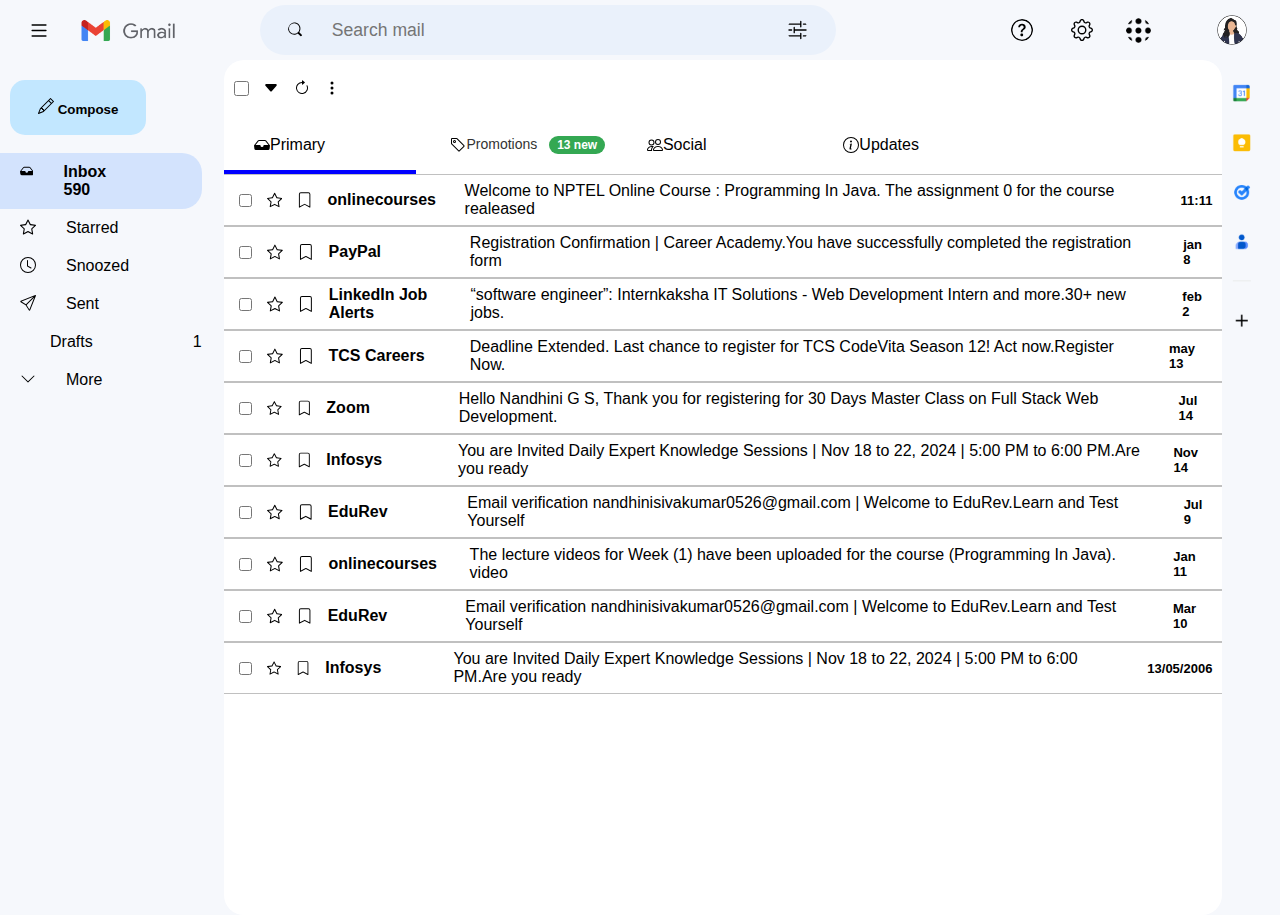
<file: index.html>
<!DOCTYPE html>
<html lang="en">

<head>
    <meta charset="UTF-8">
    <meta name="viewport" content="width=device-width, initial-scale=1.0">
    <title>G-Mail</title>
    <link rel="stylesheet" href="style.css">
</head>

<body>
    <nav>
        <svg xmlns="http://www.w3.org/2000/svg" width="35" height="35" fill="currentColor" class="bi bi-list"
            viewBox="0 0 16 16" data-bs-toggle="tooltip" data-bs-placement="top" title="Main menu">
            <path fill-rule="evenodd"78
                d="M2.5 12a.5.5 0 0 1 .5-.5h10a.5.5 0 0 1 0 1H3a.5.5 0 0 1-.5-.5m0-4a.5.5 0 0 1 .5-.5h10a.5.5 0 0 1 0 1H3a.5.5 0 0 1-.5-.5m0-4a.5.5 0 0 1 .5-.5h10a.5.5 0 0 1 0 1H3a.5.5 0 0 1-.5-.5" />
        </svg>
        <img src="./gmailyyy.png" alt="logo" class="mail">
        <div>
            <svg xmlns="http://www.w3.org/2000/svg" width="16" height="16" fill="currentColor" class="bi bi-search"
                viewBox="0 0 16 16" data-bs-toggle="tooltip" data-bs-placement="top" title="Search">
                <path
                    d="M11.742 10.344a6.5 6.5 0 1 0-1.397 1.398h-.001q.044.06.098.115l3.85 3.85a1 1 0 0 0 1.415-1.414l-3.85-3.85a1 1 0 0 0-.115-.1zM12 6.5a5.5 5.5 0 1 1-11 0 5.5 5.5 0 0 1 11 0" />
            </svg>
            <input type="text" placeholder="Search mail">
            <svg class="slider" xmlns="http://www.w3.org/2000/svg" width="22" height="22" fill="currentColor"
                \class="bi bi-sliders2" viewBox="0 0 16 16" data-bs-toggle="tooltip" data-bs-placement="top"
                title="Show Search options">
                <path fill-rule="evenodd"
                    d="M10.5 1a.5.5 0 0 1 .5.5v4a.5.5 0 0 1-1 0V4H1.5a.5.5 0 0 1 0-1H10V1.5a.5.5 0 0 1 .5-.5M12 3.5a.5.5 0 0 1 .5-.5h2a.5.5 0 0 1 0 1h-2a.5.5 0 0 1-.5-.5m-6.5 2A.5.5 0 0 1 6 6v1.5h8.5a.5.5 0 0 1 0 1H6V10a.5.5 0 0 1-1 0V6a.5.5 0 0 1 .5-.5M1 8a.5.5 0 0 1 .5-.5h2a.5.5 0 0 1 0 1h-2A.5.5 0 0 1 1 8m9.5 2a.5.5 0 0 1 .5.5v4a.5.5 0 0 1-1 0V13H1.5a.5.5 0 0 1 0-1H10v-1.5a.5.5 0 0 1 .5-.5m1.5 2.5a.5.5 0 0 1 .5-.5h2a.5.5 0 0 1 0 1h-2a.5.5 0 0 1-.5-.5" />
            </svg>
        </div>

        <div class="nav3">
            <svg class="nav-svg" style="margin: 30px;" xmlns="http://www.w3.org/2000/svg" width="22" height="22"
                fill="currentColor" viewBox="0 0 16 16" data-bs-toggle="tooltip" data-bs-placement="top" title="Support"
                id="id" class="id">
                <path d="M8 15A7 7 0 1 1 8 1a7 7 0 0 1 0 14m0 1A8 8 0 1 0 8 0a8 8 0 0 0 0 16" />
                <path
                    d="M5.255 5.786a.237.237 0 0 0 .241.247h.825c.138 0 .248-.113.266-.25.09-.656.54-1.134 1.342-1.134.686 0 1.314.343 1.314 1.168 0 .635-.374.927-.965 1.371-.673.489-1.206 1.06-1.168 1.987l.003.217a.25.25 0 0 0 .25.246h.811a.25.25 0 0 0 .25-.25v-.105c0-.718.273-.927 1.01-1.486.609-.463 1.244-.977 1.244-2.056 0-1.511-1.276-2.241-2.673-2.241-1.267 0-2.655.59-2.75 2.286m1.557 5.763c0 .533.425.927 1.01.927.609 0 1.028-.394 1.028-.927 0-.552-.42-.94-1.029-.94-.584 0-1.009.388-1.009.94" />
            </svg>
            <svg xmlns="http://www.w3.org/2000/svg" width="22" height="22" fill="currentColor" class="bi bi-gear"
                viewBox="0 0 16 16" data-bs-toggle="tooltip" data-bs-placement="top" title="Settings" id="set"
                class="set">
                <path
                    d="M8 4.754a3.246 3.246 0 1 0 0 6.492 3.246 3.246 0 0 0 0-6.492M5.754 8a2.246 2.246 0 1 1 4.492 0 2.246 2.246 0 0 1-4.492 0" />
                <path
                    d="M9.796 1.343c-.527-1.79-3.065-1.79-3.592 0l-.094.319a.873.873 0 0 1-1.255.52l-.292-.16c-1.64-.892-3.433.902-2.54 2.541l.159.292a.873.873 0 0 1-.52 1.255l-.319.094c-1.79.527-1.79 3.065 0 3.592l.319.094a.873.873 0 0 1 .52 1.255l-.16.292c-.892 1.64.901 3.434 2.541 2.54l.292-.159a.873.873 0 0 1 1.255.52l.094.319c.527 1.79 3.065 1.79 3.592 0l.094-.319a.873.873 0 0 1 1.255-.52l.292.16c1.64.893 3.434-.902 2.54-2.541l-.159-.292a.873.873 0 0 1 .52-1.255l.319-.094c1.79-.527 1.79-3.065 0-3.592l-.319-.094a.873.873 0 0 1-.52-1.255l.16-.292c.893-1.64-.902-3.433-2.541-2.54l-.292.159a.873.873 0 0 1-1.255-.52zm-2.633.283c.246-.835 1.428-.835 1.674 0l.094.319a1.873 1.873 0 0 0 2.693 1.115l.291-.16c.764-.415 1.6.42 1.184 1.185l-.159.292a1.873 1.873 0 0 0 1.116 2.692l.318.094c.835.246.835 1.428 0 1.674l-.319.094a1.873 1.873 0 0 0-1.115 2.693l.16.291c.415.764-.42 1.6-1.185 1.184l-.291-.159a1.873 1.873 0 0 0-2.693 1.116l-.094.318c-.246.835-1.428.835-1.674 0l-.094-.319a1.873 1.873 0 0 0-2.692-1.115l-.292.16c-.764.415-1.6-.42-1.184-1.185l.159-.291A1.873 1.873 0 0 0 1.945 8.93l-.319-.094c-.835-.246-.835-1.428 0-1.674l.319-.094A1.873 1.873 0 0 0 3.06 4.377l-.16-.292c-.415-.764.42-1.6 1.185-1.184l.292.159a1.873 1.873 0 0 0 2.692-1.115z" />
            </svg>

            <img src="./gridmenu.png" alt="Grid Menu" class="gridmenu" data-bs-toggle="tooltip" data-bs-placement="top"
                title="Google apps">
            <img src="./profile.webp" alt="Profile" class="profile" data-bs-toggle="tooltip" data-bs-placement="top"
                title="Profile">


        </div>
    </nav>
    <div class="menu" id="result">
        <ul>
            <li>Help</li>
            <li>Training</li>
            <li>Updates</li>
            <hr />
            <li>Send feedback to Google</li>
        </ul>
    </div>

    <div class="read" id="read">
        <div class="menu-item">
            <svg xmlns="http://www.w3.org/2000/svg" width="16" height="16" fill="currentColor"
                class="bi bi-envelope-open" viewBox="0 0 16 16">
                <path
                    d="M8.47 1.318a1 1 0 0 0-.94 0l-6 3.2A1 1 0 0 0 1 5.4v.817l5.75 3.45L8 8.917l1.25.75L15 6.217V5.4a1 1 0 0 0-.53-.882zM15 7.383l-4.778 2.867L15 13.117zm-.035 6.88L8 10.082l-6.965 4.18A1 1 0 0 0 2 15h12a1 1 0 0 0 .965-.738ZM1 13.116l4.778-2.867L1 7.383v5.734ZM7.059.435a2 2 0 0 1 1.882 0l6 3.2A2 2 0 0 1 16 5.4V14a2 2 0 0 1-2 2H2a2 2 0 0 1-2-2V5.4a2 2 0 0 1 1.059-1.765z" />
            </svg>Mark all as read
        </div>
        <div class="menu-item">Select messages to see more actions</div>
    </div>

    <!-- Quick Settings Panel -->
    <div id="quick-settings" class="quick-settings hidden">
        <div class="panel-header">
            <h5>Quick settings</h5>
            <div id="close-settings" class="close">✖</div>
        </div>
        <button class="see-all">See all settings</button>

        <div class="section">
            <h3>Apps in Gmail</h3>
            <div class="option">
                <span>Chat and Meet</span>
                <a href="#" class="customize">Customize</a>
            </div>
        </div>

        <div class="section">
            <h3>Density</h3>
            <label>
                <input type="radio" name="density" checked>
                Default
            </label>
            <label>
                <input type="radio" name="density">
                Comfortable
            </label>
            <label>
                <input type="radio" name="density">
                Compact
            </label>
        </div>

        <div class="section">
            <h3>Theme</h3>
            <div class="theme-box"></div>
            <a href="#" class="view-all">View all</a>
        </div>

        <div class="section">
            <h3>Inbox type</h3>
            <label>
                <input type="radio" name="inbox" checked>
                Default
            </label>
            <a href="#" class="customize">Customize</a>
            <label>
                <input type="radio" name="inbox">
                Important first
            </label>
            <label>
                <input type="radio" name="inbox">
                Unread first
            </label>
            <label>
                <input type="radio" name="inbox">
                Starred first
            </label>
            <label>
                <input type="radio" name="inbox">
                Priority Inbox
            </label>
            <a href="#" class="customize">Customize</a>
            <label>
                <input type="radio" name="inbox">
                Multiple Inboxes
            </label>
            <a href="#" class="customize">Customize</a>
        </div>

    </div>

    </div>
    <main>
        <div id="left-sidebar">
            <button>
                <svg xmlns="http://www.w3.org/2000/svg" width="16" height="16" fill="currentColor" class="bi bi-pencil"
                    viewBox="0 0 16 16">
                    <path
                        d="M12.146.146a.5.5 0 0 1 .708 0l3 3a.5.5 0 0 1 0 .708l-10 10a.5.5 0 0 1-.168.11l-5 2a.5.5 0 0 1-.65-.65l2-5a.5.5 0 0 1 .11-.168zM11.207 2.5 13.5 4.793 14.793 3.5 12.5 1.207zm1.586 3L10.5 3.207 4 9.707V10h.5a.5.5 0 0 1 .5.5v.5h.5a.5.5 0 0 1 .5.5v.5h.293zm-9.761 5.175-.106.106-1.528 3.821 3.821-1.528.106-.106A.5.5 0 0 1 5 12.5V12h-.5a.5.5 0 0 1-.5-.5V11h-.5a.5.5 0 0 1-.468-.325" />
                </svg> <b>Compose</b>
            </button>
            <br><br>

            <div class="tab" style="background: #D3E3FD;">
                <svg xmlns="http://www.w3.org/2000/svg" width="16" height="16" fill="currentColor"
                    class="bi bi-inbox-fill" viewBox="0 0 16 16">
                    <path
                        d="M4.98 4a.5.5 0 0 0-.39.188L1.54 8H6a.5.5 0 0 1 .5.5 1.5 1.5 0 1 0 3 0A.5.5 0 0 1 10 8h4.46l-3.05-3.812A.5.5 0 0 0 11.02 4zm-1.17-.437A1.5 1.5 0 0 1 4.98 3h6.04a1.5 1.5 0 0 1 1.17.563l3.7 4.625a.5.5 0 0 1 .106.374l-.39 3.124A1.5 1.5 0 0 1 14.117 13H1.883a1.5 1.5 0 0 1-1.489-1.314l-.39-3.124a.5.5 0 0 1 .106-.374z" />
                </svg>
                <p><b>Inbox</b>
                    <span style="display:inline-block; width:90px;"></span><b>590</b>
                </p>


            </div>

            <div class="tab">
                <svg xmlns="http://www.w3.org/2000/svg" width="16" height="16" fill="currentColor" class="bi bi-star"
                    viewBox="0 0 16 16">
                    <path
                        d="M2.866 14.85c-.078.444.36.791.746.593l4.39-2.256 4.389 2.256c.386.198.824-.149.746-.592l-.83-4.73 3.522-3.356c.33-.314.16-.888-.282-.95l-4.898-.696L8.465.792a.513.513 0 0 0-.927 0L5.354 5.12l-4.898.696c-.441.062-.612.636-.283.95l3.523 3.356-.83 4.73zm4.905-2.767-3.686 1.894.694-3.957a.56.56 0 0 0-.163-.505L1.71 6.745l4.052-.576a.53.53 0 0 0 .393-.288L8 2.223l1.847 3.658a.53.53 0 0 0 .393.288l4.052.575-2.906 2.77a.56.56 0 0 0-.163.506l.694 3.957-3.686-1.894a.5.5 0 0 0-.461 0z" />
                </svg>
                <p>Starred</p>
            </div>

            <div class="tab">
                <svg xmlns="http://www.w3.org/2000/svg" width="16" height="16" fill="currentColor" class="bi bi-clock"
                    viewBox="0 0 16 16">
                    <path d="M8 3.5a.5.5 0 0 0-1 0V9a.5.5 0 0 0 .252.434l3.5 2a.5.5 0 0 0 .496-.868L8 8.71z" />
                    <path d="M8 16A8 8 0 1 0 8 0a8 8 0 0 0 0 16m7-8A7 7 0 1 1 1 8a7 7 0 0 1 14 0" />
                </svg>
                <p>Snoozed</p>
            </div>

            <div class="tab">
                <svg xmlns="http://www.w3.org/2000/svg" width="16" height="16" fill="currentColor" class="bi bi-send"
                    viewBox="0 0 16 16">
                    <path
                        d="M15.854.146a.5.5 0 0 1 .11.54l-5.819 14.547a.75.75 0 0 1-1.329.124l-3.178-4.995L.643 7.184a.75.75 0 0 1 .124-1.33L15.314.037a.5.5 0 0 1 .54.11ZM6.636 10.07l2.761 4.338L14.13 2.576zm6.787-8.201L1.591 6.602l4.339 2.76z" />
                </svg>
                <p>Sent</p>
            </div>

            <div class="tab">
                <svg xmlns="http://www.w3.org/2000/svg" width="16" height="16" fill="currentColor"
                    class="bi bi-file-earmark" viewBox="0 0 16 16">
                    <path
                        d="M14 4.5V14a2 2 0 0 1-2 2H4a2 2 0 0 1-2-2V2a2 2 0 0 1 2-2h5.5zm-3 0A1.5 1.5 0 0 1 9.5 3V1H4a1 1 0 0 0-1 1v12a1 1 0 0 0 1 1h8a1 1 0 0 0 1-1V4.5z" />
                </svg>
                <p>Drafts<span style="margin-left: 100px;"></span>1</p>

            </div>

            <div class="tab">
                <svg xmlns="http://www.w3.org/2000/svg" width="16" height="16" fill="currentColor"
                    class="bi bi-chevron-down" viewBox="0 0 16 16">
                    <path fill-rule="evenodd"
                        d="M1.646 4.646a.5.5 0 0 1 .708 0L8 10.293l5.646-5.647a.5.5 0 0 1 .708.708l-6 6a.5.5 0 0 1-.708 0l-6-6a.5.5 0 0 1 0-.708" />
                </svg>
                <p>More</p>
            </div>
        </div>
        <div id="window">
            <div id="window-top">
                <input type="checkbox" id="check" class="check">
                <svg xmlns="http://www.w3.org/2000/svg" width="16" height="16" fill="currentColor"
                    class="bi bi-caret-down-fill" viewBox="0 0 16 16" id="id1" class="id1">
                    <path
                        d="M7.247 11.14 2.451 5.658C1.885 5.013 2.345 4 3.204 4h9.592a1 1 0 0 1 .753 1.659l-4.796 5.48a1 1 0 0 1-1.506 0z" />
                </svg>
                <svg xmlns="http://www.w3.org/2000/svg" width="16" height="16" fill="currentColor"
                    class="bi bi-arrow-clockwise" viewBox="0 0 16 16">
                    <path fill-rule="evenodd" d="M8 3a5 5 0 1 0 4.546 2.914.5.5 0 0 1 .908-.417A6 6 0 1 1 8 2z" />
                    <path
                        d="M8 4.466V.534a.25.25 0 0 1 .41-.192l2.36 1.966c.12.1.12.284 0 .384L8.41 4.658A.25.25 0 0 1 8 4.466" />
                </svg>
                <svg xmlns="http://www.w3.org/2000/svg" width="16" height="16" fill="currentColor"
                    class="bi bi-three-dots-vertical" viewBox="0 0 16 16" id="dot" class="dot">
                    <path
                        d="M9.5 13a1.5 1.5 0 1 1-3 0 1.5 1.5 0 0 1 3 0m0-5a1.5 1.5 0 1 1-3 0 1.5 1.5 0 0 1 3 0m0-5a1.5 1.5 0 1 1-3 0 1.5 1.5 0 0 1 3 0" />
                </svg>
            </div>

            <div class="box1" id="result1" style="padding-left: 50px;">
                <p>All</p>
                <p>None</p>
                <p>Read</p>
                <p>Unread</p>
                <p>Starred</p>
                <p>Unstarred</p>
            </div>
            <div class="nav-tab" style="border-bottom: solid rgb(0, 0, 255) 4px;"><svg
                    xmlns="http://www.w3.org/2000/svg" width="16" height="16" fill="currentColor"
                    class="bi bi-inbox-fill" viewBox="0 0 16 16">
                    <path
                        d="M4.98 4a.5.5 0 0 0-.39.188L1.54 8H6a.5.5 0 0 1 .5.5 1.5 1.5 0 1 0 3 0A.5.5 0 0 1 10 8h4.46l-3.05-3.812A.5.5 0 0 0 11.02 4zm-1.17-.437A1.5 1.5 0 0 1 4.98 3h6.04a1.5 1.5 0 0 1 1.17.563l3.7 4.625a.5.5 0 0 1 .106.374l-.39 3.124A1.5 1.5 0 0 1 14.117 13H1.883a1.5 1.5 0 0 1-1.489-1.314l-.39-3.124a.5.5 0 0 1 .106-.374z" />
                </svg>Primary</div>
            <div class="nav-tab"><svg xmlns="http://www.w3.org/2000/svg" width="16" height="16" fill="currentColor"
                    class="bi bi-tag" viewBox="0 0 16 16">
                    <path d="M6 4.5a1.5 1.5 0 1 1-3 0 1.5 1.5 0 0 1 3 0m-1 0a.5.5 0 1 0-1 0 .5.5 0 0 0 1 0" />
                    <path
                        d="M2 1h4.586a1 1 0 0 1 .707.293l7 7a1 1 0 0 1 0 1.414l-4.586 4.586a1 1 0 0 1-1.414 0l-7-7A1 1 0 0 1 1 6.586V2a1 1 0 0 1 1-1m0 5.586 7 7L13.586 9l-7-7H2z" />
                </svg><div class="label">
                    Promotions 
                    <span class="green-badge">13 new</span>
                  </div>
                  </div>
            <div class="nav-tab"><svg xmlns="http://www.w3.org/2000/svg" width="16" height="16" fill="currentColor"
                    class="bi bi-people" viewBox="0 0 16 16">
                    <path
                        d="M15 14s1 0 1-1-1-4-5-4-5 3-5 4 1 1 1 1zm-7.978-1L7 12.996c.001-.264.167-1.03.76-1.72C8.312 10.629 9.282 10 11 10c1.717 0 2.687.63 3.24 1.276.593.69.758 1.457.76 1.72l-.008.002-.014.002zM11 7a2 2 0 1 0 0-4 2 2 0 0 0 0 4m3-2a3 3 0 1 1-6 0 3 3 0 0 1 6 0M6.936 9.28a6 6 0 0 0-1.23-.247A7 7 0 0 0 5 9c-4 0-5 3-5 4q0 1 1 1h4.216A2.24 2.24 0 0 1 5 13c0-1.01.377-2.042 1.09-2.904.243-.294.526-.569.846-.816M4.92 10A5.5 5.5 0 0 0 4 13H1c0-.26.164-1.03.76-1.724.545-.636 1.492-1.256 3.16-1.275ZM1.5 5.5a3 3 0 1 1 6 0 3 3 0 0 1-6 0m3-2a2 2 0 1 0 0 4 2 2 0 0 0 0-4" />
                </svg> Social</div>
            <div class="nav-tab">
                <svg xmlns="http://www.w3.org/2000/svg" width="16" height="16" fill="currentColor"
                    class="bi bi-info-circle" viewBox="0 0 16 16">
                    <path d="M8 15A7 7 0 1 1 8 1a7 7 0 0 1 0 14m0 1A8 8 0 1 0 8 0a8 8 0 0 0 0 16" />
                    <path
                        d="m8.93 6.588-2.29.287-.082.38.45.083c.294.07.352.176.288.469l-.738 3.468c-.194.897.105 1.319.808 1.319.545 0 1.178-.252 1.465-.598l.088-.416c-.2.176-.492.246-.686.246-.275 0-.375-.193-.304-.533zM9 4.5a1 1 0 1 1-2 0 1 1 0 0 1 2 0" />
                </svg>Updates
            </div>


            

            <div id="messagebox" class="mes"></div>
        </div>

        <img src="./side.png" alt="" height="270px" style="margin-top: 20px;">
    </main>

</body>

<script src="script.js"></script>
<script src="https://cdn.jsdelivr.net/npm/@popperjs/core@2.11.8/dist/umd/popper.min.js"></script>
<script src="https://cdn.jsdelivr.net/npm/bootstrap@5.3.1/dist/js/bootstrap.bundle.min.js"></script>




</html>
</file>
<file: style.css>
*{
    margin: 0;
    padding: 0;
}
body {
    background: #F6F8FC;
    font-family: Arial, Helvetica, sans-serif;
}
nav 
{
    height: 60px;
    width: 100%;
    
    display: flex;
    align-items: center;
}
nav svg:nth-of-type(1){
    margin-left: 20px;
    margin-right: 20px;
    padding: 8px;
    border-radius: 30px;
}
nav svg:nth-of-type(1):hover{
    background: lightgray;
    
}
nav img{
    width: 8%;
}
nav div{
    background: #EAF1FB;
    height: 50px;
    border-radius: 50px;
    margin-left: 80px;
    width: 45vw;
    display: flex;
    align-items: center;
}
nav div input{
    background: transparent;
    border: none;
    font-size: 110%;
    width: 35vw;
}
nav div input:focus{
    outline: none;
}nav div .slider
{
    margin: 20px;
    padding: 8px;
    border-radius: 20px;
}
nav div .slider:hover
{
    background: lightgrey;
}
.nav-svg{
    margin-left: 5px;
    margin-right: 13px;
    padding: 8px;
    border-radius: 20px;
}
.nav-svg:hover{
    background: lightgrey;
}
.nav3{
    background-color: transparent;
    display: flex;
    align-items: center;
    justify-content: end;

}
.nav3 .profile{
    width: 30px;
    margin: 25px;
    border-radius: 100%;
    padding: 8px;
    cursor: pointer;
}
.nav3 .profile:hover{
    background: lightgray;
}
.nav3 .gridmenu{
    width: 25px;
    margin: 25px; 
    padding: 8px;
    border-radius: 50%;
    cursor: pointer;
}.nav3 .gridmenu:hover
{
    background: lightgrey;
}
@media(max-width:768px)
{
    .nav3{
        display: none;
    }
    nav .mail{
        display: none;
    }
    nav svg:nth-of-type(1){
        display: none;
    }
}
.menu {
    width: 200px; 
    border: 1px solid #ddd;
    border-radius: 5px;
    margin-left: 1050px;
    background: white;
    font-family: Arial, sans-serif;
    font-size: 14px;
    display: none;
    z-index: 1000000000;
    position:absolute;
    color: #333;
    box-shadow: 0 2px 4px rgba(0, 0, 0, 0.1); /* Adds shadow */
}

.menu ul {
    list-style: none;
    margin: 0;
    padding: 0;
}

.menu li {
    padding: 10px 15px;
    cursor: pointer;
    transition: background 0.3s ease;
}

.menu li:hover {
    background: #f1f1f1;
}

.menu hr {
    border: none;
    border-top: 1px solid #ddd;
    margin: 5px 0;
}

.read {
    background-color: #fff;
    box-shadow: 0px 4px 6px rgba(0, 0, 0, 0.1);
    border-radius: 8px;
    padding: 10px;
    width: 210px;
    margin-left: 370px;
    font-family: Arial, sans-serif;
    position: absolute;
    z-index: 100000;
    display: none;
    margin-top: 40px;
  }
  
  .menu-item {
    padding: 10px;
    border-radius: 6px;
    transition: background-color 0.2s ease-in-out;
  }
  
  .menu-item:hover {
    background-color: #f2f2f2;
  }
  
  .menu-item.first {
    font-weight: bold;
    display: flex;
    align-items: center;
  }
  
  .menu-item.first::before {
    content: "✉️"; /* Email icon */
    font-size: 16px;
    margin-right: 8px;
  }
  
  .menu-item.second {
    color: #888;
    font-style: italic;
  }
  

/* General Styles */
body {
    font-family: Arial, sans-serif;
    margin: 0;
    padding: 0;
  }
  
  .navbar {
    display: flex;
    justify-content: space-between;
    align-items: center;
    padding: 10px 20px;
    background-color: #ffff;
    box-shadow: 0 2px 4px rgba(0, 0, 0, 0.1);
    position: sticky;
    top: 0;
    z-index: 1000;
  }
  
  .search-bar input {
    width: 50%;
    padding: 8px;
    border: 1px solid #ccc;
    border-radius: 4px;
  }
  
  .settings button {
    background: none;
    border: none;
    font-size: 18px;
    cursor: pointer;
  }
  
  /* Main Content */
  .main-content {
    display: flex;
    padding: 20px;
  }
  
  /* Quick Settings Panel */
  .quick-settings {
    position: absolute;
    top: 45px;
    width: 350px;
    left: 650px;
    background-color: white;
    border: 1px solid silver;
    border-radius: 10px;
    box-shadow: 0 4px 8px silver;
    z-index: 1000;
    transition: transform 0.3s ease;
    display: none;
  }
  
  .quick-settings.hidden {
    transform: translateX(400px);
  }
  
  .panel-header {
    display: flex;
    justify-content: space-between;
    align-items: center;
    padding: 10px 16px;
    background-color: #ffff;
    border-bottom: 1px solid silver;
  }
  
  .see-all {
    display: block;
    width: 100%;
    text-align: center;
    padding: 10px;
    font-size: 14px;
    color: #1a73e8;
    border-bottom: 1px solid silver;
    cursor: pointer;
    background-color: #f9f9f9;
    border-radius: 50px;
  }
  
  .section {
    padding: 16px;
    border-bottom: 1px solid #ddd;
  }
  
  .section h3 {
    margin-bottom: 10px;
    font-size: 14px;
    color: #555;
  }
  
  .theme-box {
    width: 50px;
    height: 30px;
    background-color: #e8e8e8;
    border-radius: 4px;
    margin-top: 10px;
  }
  
  label {
    display: block;
    margin-bottom: 10px;
  }
  
  .customize, .view-all {
    color: #1a73e8;
    font-size: 14px;
    text-decoration: none;
  }
  
  .label {
    font-family: Arial, sans-serif;
    font-size: 14px;
    color: #333;
  }
  
  .green-badge {
    display: inline-block;
    background-color: #34a853; /* Green color */
    color: white;
    font-size: 12px;
    font-weight: bold;
    padding: 2px 8px;
    border-radius: 12px;
    margin-left: 8px;
  }
  
  

main{
    display: flex;
}
#left-sidebar
{
    display: inline-block;
    width: 17.5vw;
    height: 90vh;
}
#window
{
    display: inline-block;
    background: white;
    border-radius: 20px;
    height: 95vh;
    width: 78vw;
}
#left-sidebar button{
    background: #C2E7FF;
    padding: 18px 28px;
    border: none;
    cursor: pointer;
    border-radius: 15px;
    margin-left: 10px;
    margin-top: 20px;
    transition: 0.5s;
}
#left-sidebar button:hover{
    box-shadow: 5px 5px 10px silver;
}
.tab
{
    width: 90%;
    padding: 10px 0;
    display: flex;
    border-radius: 0 20px 20px 0;
    cursor: pointer;
}
.tab:hover{
    background: rgb(230,230,230);
}
.tab svg{
    margin-left: 20px;
} 
.tab p{
    margin-left: 30px;
}
#window-top
{
    margin-left: 10px;
    margin-top: 20px;

}
#window-top input{
    height: 15px;
    width: 15px;
}
#window-top svg{
    margin-left: 10px;
}
.box1{
    height: 200px;
    width: 100px;
    border: 1px solid silver;
    background: white;
    border-radius: 5px;
    display: none;
    position: absolute;
    cursor: pointer;
}
.box1 p {
    margin-top: 10px;
}
.nav-tab
{
    margin-top: 20px;
    width: 15vw;
    height: 50px;
    display: inline-flex;
    align-items: center;
    cursor: pointer;
}.nav-tab:hover{
    background-color: whitesmoke;
}
.nav-tab svg{
    margin-left: 30px;
}



.message{
    display: flex;
    align-items: center;
    height: 50px;
    border-top: solid silver 1px;
    border-bottom: solid silver 1px;
}
.message:hover
{
    border-style: inset;
    border-color: whitesmoke;
    outline: silver;
}

.message *{
    margin-left: 15px;
    cursor: pointer;
}
.message p:nth-of-type(1){
    font-weight: bold;
    width: 10vw;
}

.message p:nth-of-type(3){
    font-weight: bold;
    font-size: small;
    padding: 10px;
    
}

@media (max-width: 992px) {
    nav div {
        width: 60vw;
    }
    nav div input {
        width: 50vw;
    }
    .nav3 {
        display: none;
    }
    nav img {
        width: 12%;
    }
    #left-sidebar {
        width: 20vw;
    }
    #window {
        width: 75vw;
    }
    .nav-tab {
        width: 100%;
        justify-content: flex-start;
    }
    .message p:nth-of-type(1) {
        width: 8vw;
    }
    .message p:nth-of-type(3) {
        font-size: smaller;
    }
    .menu {
        width: 160px;
        margin-left: auto;
    }
    .quick-settings {
        width: 280px;
        left: 50%;
        transform: translateX(-50%);
    }
    .search-bar input {
        width: 70%;
    }
}
</file>
